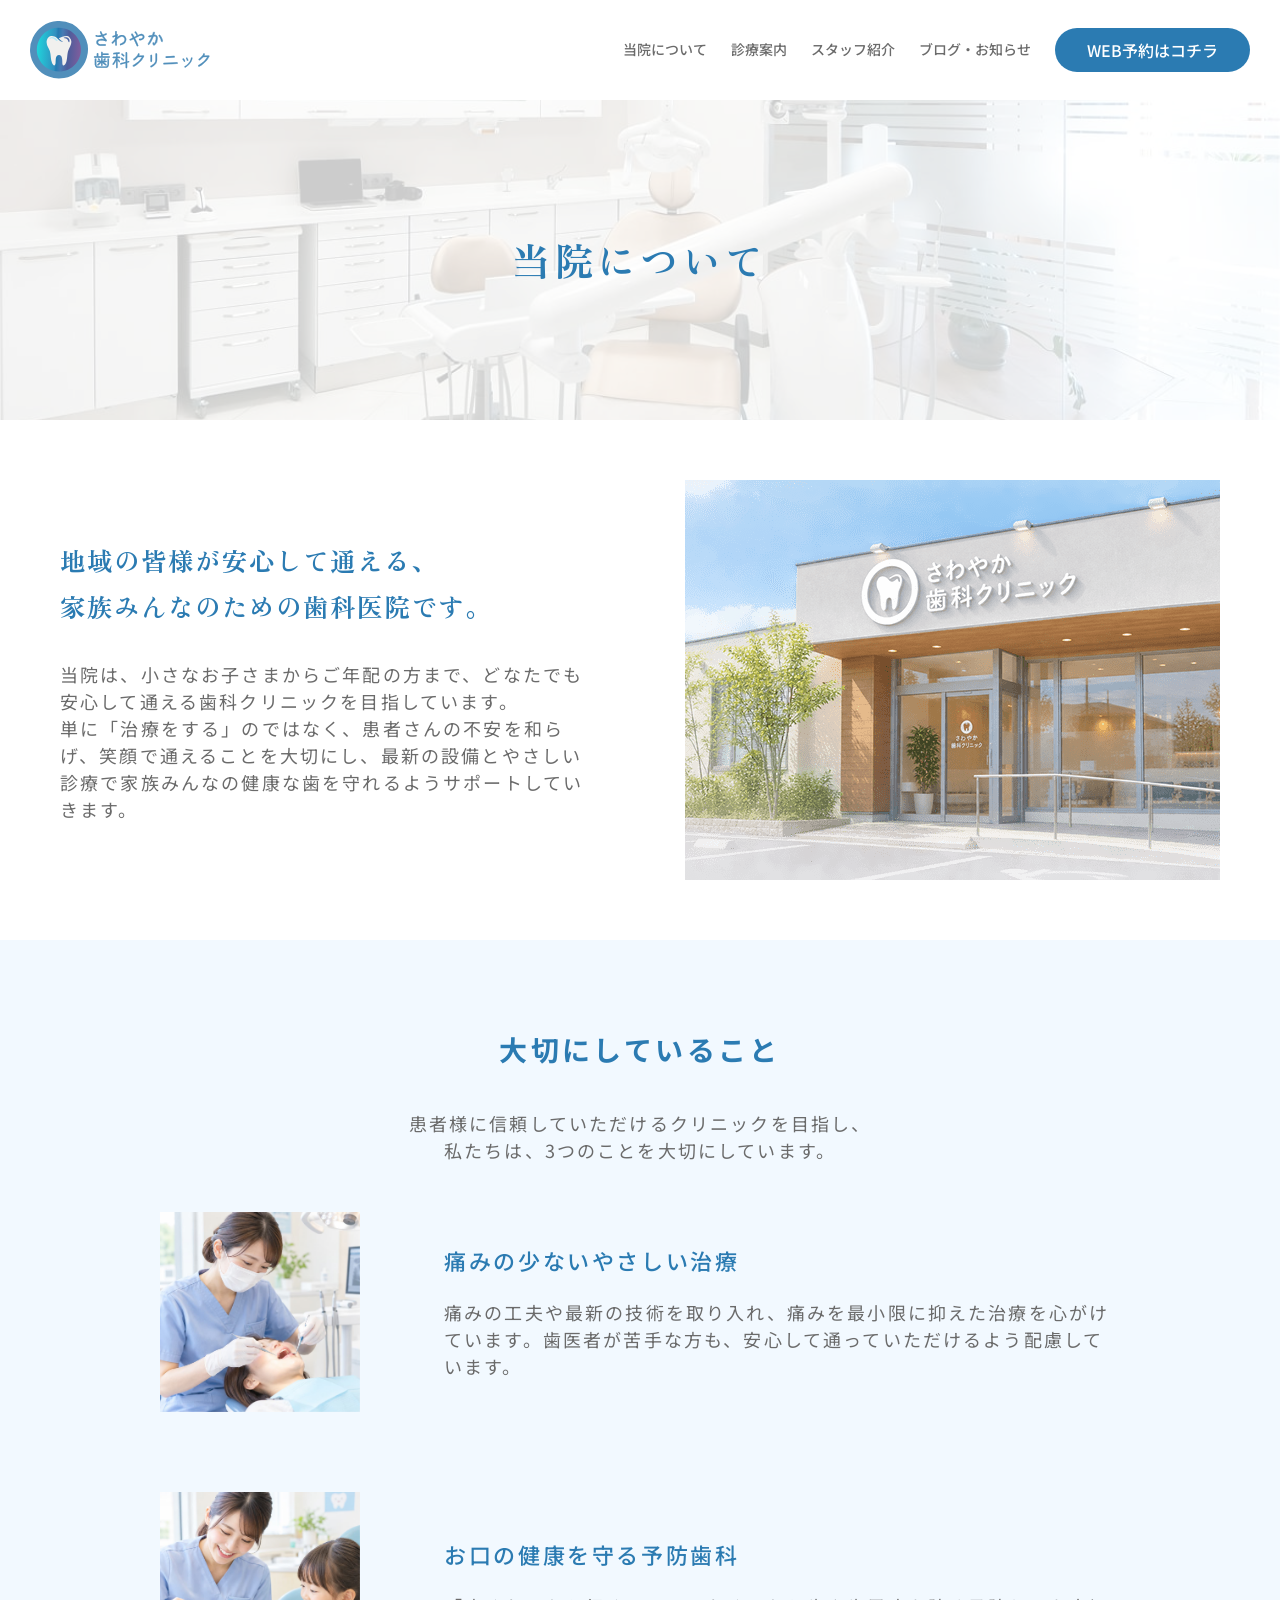
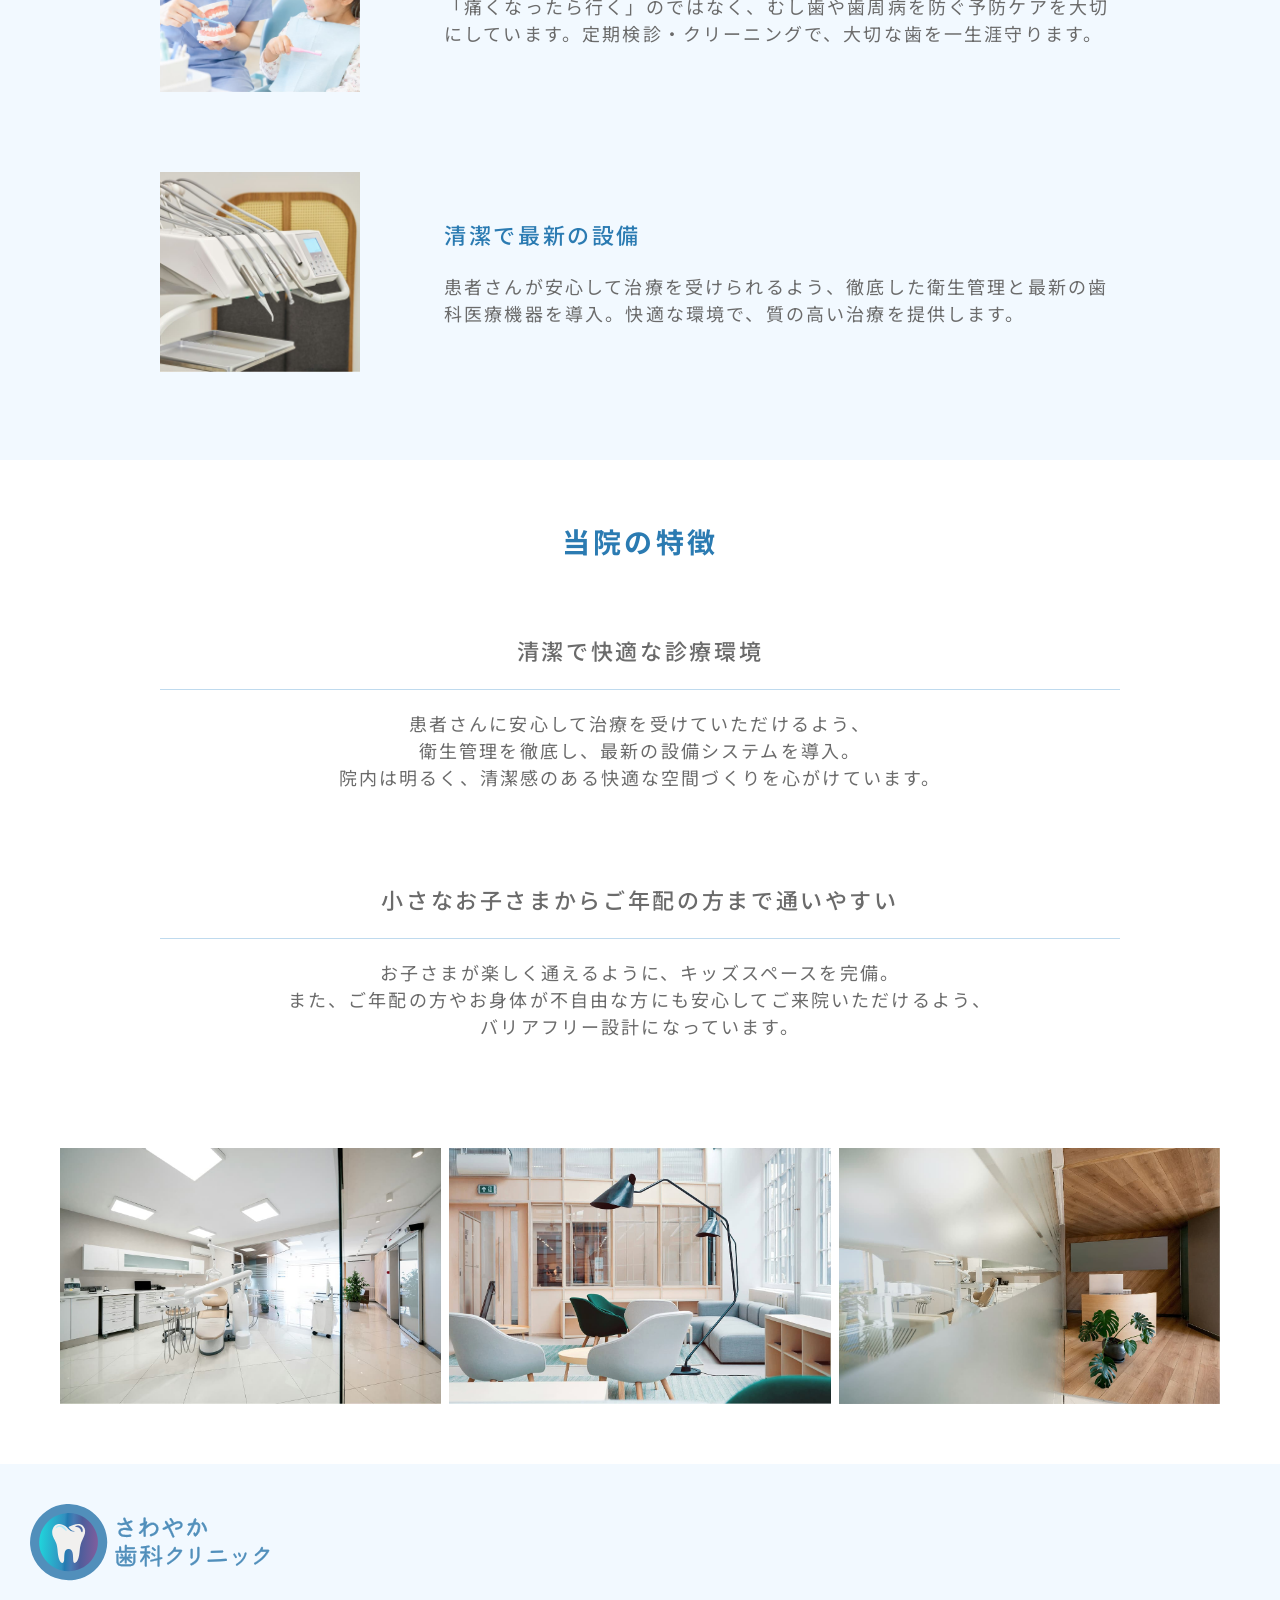
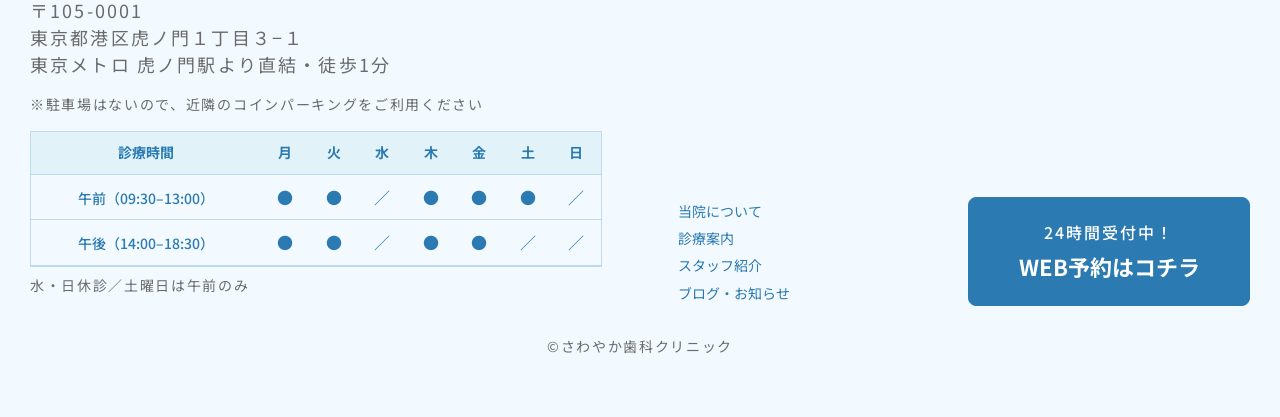
<file: about.html>
<!DOCTYPE html>
<html lang="ja">

<head>
  <title>さわやか歯科クリニックについて</title>
  <meta charset="UTF-8">
  <meta name="description" content="地域の皆様が安心して通える、家族みんなのための歯科医院です。診療案内、診療時間やウェブ予約はこちらから。">
  <meta name="viewport" content="width=device-width, initial-scale=1.0">
  <link rel="stylesheet" href="CSS/reset.css">
  <link rel="stylesheet" href="CSS/common.css">
  <link rel="stylesheet" href="CSS/header.css">
  <link rel="stylesheet" href="CSS/about.css">
  <link rel="stylesheet" href="CSS/footer.css">
  <link rel="preconnect" href="https://fonts.googleapis.com">
  <link rel="preconnect" href="https://fonts.gstatic.com" crossorigin>
  <link
    href="https://fonts.googleapis.com/css2?family=Inter:wght@400;500;700&amp;family=Noto+Sans+JP:wght@400;500;700&amp;family=Zen+Old+Mincho:wght@400;600;700&amp;display=swap"
    rel="stylesheet">
</head>

<body>
  <div class="container">

    <header class="header">
      <h1 class="header_logo">
        <a href="index.html"><img src="images/logo.svg" alt="さわやか歯科クリニック" width="248" height="80" ></a>
      </h1>
      <div class="header_nav">
        <ul>
          <li class="nav"><a href="about.html">当院について</a></li>
          <li class="nav"><a href="services.html">診療案内</a></li>
          <li class="nav"><a href="staff.html">スタッフ紹介</a></li>
          <li class="nav"><a href="information.html">ブログ・お知らせ</a></li>
          <li class="nav"><a href="webbooking.html">WEB予約はコチラ</a></li>
        </ul>
      </div>
    </header>

    <main class="about">
      <figure class="page_title">
        <img src="images/home_fv.jpg" alt="治療台" width="1223" height="872" >
        <figcaption class="page_title_text">当院について</figcaption>
      </figure>

      <div class="section">
        <div class="concept_container">
          <div class="concept_text">
            <h2 class="concept_h2">地域の皆様が安心して通える、<br>家族みんなのための歯科医院です。</h2>
            <p class="default_p">
              当院は、小さなお子さまからご年配の方まで、どなたでも安心して通える歯科クリニックを目指しています。<br>単に「治療をする」のではなく、患者さんの不安を和らげ、笑顔で通えることを大切にし、最新の設備とやさしい診療で家族みんなの健康な歯を守れるようサポートしていきます。
            </p>
          </div>
          <figure class="concept_image">
            <img src="images/concept_01.png" alt="クリニック外観" width="550" height="400" loading="lazy" decoding="async">
          </figure>
        </div>
      </div>

      <section class="commitment_section">
        <div class="commitment_container">
          <h2 class="default_h2">大切にしていること</h2>
          <p class="commitment_lead default_p">
            患者様に信頼していただけるクリニックを目指し、<br>
            私たちは、3つのことを大切にしています。
          </p>

          <div class="commitment_list">
            <article class="commitment_item">
              <figure class="commitment_image">
                <img src="images/about_01.jpg" alt="患者様にやさしく治療を行う歯科医師" width="941" height="941" loading="lazy" decoding="async">
              </figure>
              <div class="commitment_text">
                <h3 class="default_h3">痛みの少ないやさしい治療</h3>
                <p class="default_p">痛みの工夫や最新の技術を取り入れ、痛みを最小限に抑えた治療を心がけています。歯医者が苦手な方も、安心して通っていただけるよう配慮しています。</p>
              </div>
            </article>

            <article class="commitment_item">
              <figure class="commitment_image">
                <img src="images/about_02.jpg" alt="子どもへの歯磨き指導" width="941" height="941" loading="lazy" decoding="async">
              </figure>
              <div class="commitment_text">
                <h3 class="default_h3">お口の健康を守る予防歯科</h3>
                <p class="default_p">「痛くなったら行く」のではなく、むし歯や歯周病を防ぐ予防ケアを大切にしています。定期検診・クリーニングで、大切な歯を一生涯守ります。</p>
              </div>
            </article>

            <article class="commitment_item">
              <figure class="commitment_image">
                <img src="images/service_01.jpg" alt="清潔に管理された歯科医療機器" width="816" height="816" loading="lazy" decoding="async">
              </figure>
              <div class="commitment_text">
                <h3 class="default_h3">清潔で最新の設備</h3>
                <p class="default_p">患者さんが安心して治療を受けられるよう、徹底した衛生管理と最新の歯科医療機器を導入。快適な環境で、質の高い治療を提供します。</p>
              </div>
            </article>
          </div>
        </div>
      </section>

      <section class="section">
        <div class="features_container">
          <h2 class="default_h2">当院の特徴</h2>

          <div class="features_list">
            <article class="features_item">
              <h3 class="default_h3">清潔で快適な診療環境</h3>
              <p class="default_p">
                患者さんに安心して治療を受けていただけるよう、<br>
                衛生管理を徹底し、最新の設備システムを導入。<br>
                院内は明るく、清潔感のある快適な空間づくりを心がけています。
              </p>
            </article>

            <article class="features_item">
              <h3 class="default_h3">小さなお子さまからご年配の方まで通いやすい</h3>
              <p class="default_p">
                お子さまが楽しく通えるように、キッズスペースを完備。<br>
                また、ご年配の方やお身体が不自由な方にも安心してご来院いただけるよう、<br>
                バリアフリー設計になっています。
              </p>
            </article>
          </div>
        </div>

        <div class="features_gallery">
          <figure><img src="images/about_03.jpg" alt="明るく清潔な診療室" width="1223" height="816" loading="lazy" decoding="async"></figure>
          <figure><img src="images/about_04.jpg" alt="開放的な待合ロビー" width="1223" height="816" loading="lazy" decoding="async"></figure>
          <figure><img src="images/about_05.jpg" alt="木目を取り入れた受付" width="1223" height="821" loading="lazy" decoding="async"></figure>
        </div>
      </section>
    </main>

    <footer class="footer">
      <div class="footer_container">
        <div class="footer_left">
          <div class="footer_logo">
            <a href="index.html"><img src="images/logo.svg" alt="さわやか歯科クリニック" width="248" height="80" ></a>
          </div>
          <div class="footer_address">
            <p class="default_p">
              〒105-0001<br>
              東京都港区虎ノ門１丁目３−１<br>
              東京メトロ 虎ノ門駅より直結・徒歩1分</p>
            <p class="default_caption">※駐車場はないので、近隣のコインパーキングをご利用ください</p>
          </div>
          <div class="footer_table">
            <table class="hours_table">
              <thead>
                <tr>
                  <th scope="col">診療時間</th>
                  <th scope="col">月</th>
                  <th scope="col">火</th>
                  <th scope="col">水</th>
                  <th scope="col">木</th>
                  <th scope="col">金</th>
                  <th scope="col">土</th>
                  <th scope="col">日</th>
                </tr>
              </thead>
              <tbody>
                <tr>
                  <th scope="row">午前（09:30–13:00）</th>
                  <td>●</td>
                  <td>●</td>
                  <td>／</td>
                  <td>●</td>
                  <td>●</td>
                  <td>●</td>
                  <td>／</td>
                </tr>
                <tr>
                  <th scope="row">午後（14:00–18:30）</th>
                  <td>●</td>
                  <td>●</td>
                  <td>／</td>
                  <td>●</td>
                  <td>●</td>
                  <td>／</td>
                  <td>／</td>
                </tr>
              </tbody>
            </table>
          </div>
          <p class="default_caption">水・日休診／土曜日は午前のみ</p>
        </div>
        <div class="footer_right">
          <div class="access_map">
            <iframe
              src="https://www.google.com/maps/embed?pb=!1m18!1m12!1m3!1d3241.2845092152347!2d139.74706097506015!3d35.66999593059234!2m3!1f0!2f0!3f0!3m2!1i1024!2i768!4f13.1!3m3!1m2!1s0x60188b927c298fb3%3A0xea0b60b137153378!2z44CSMTA1LTAwMDEgVG9reW8sIE1pbmF0byBDaXR5LCBUb3Jhbm9tb24sIDEtY2jFjW1l4oiSMyDjgrDjg63jg7zjg5Djg6vjgrnjgq_jgqjjgqI!5e0!3m2!1sen!2sjp!4v1790082418079!5m2!1sen!2sjp"
              width="380" height="220" title="クリニックのアクセスマップ" style="border: 0;" loading="lazy" allowfullscreen
              referrerpolicy="strict-origin-when-cross-origin">
            </iframe>
          </div>
          <div class="footer_nav">
            <div class="nav">
              <ul>
                <li class="nav"><a href="about.html">当院について</a></li>
                <li class="nav"><a href="services.html">診療案内</a></li>
                <li class="nav"><a href="staff.html">スタッフ紹介</a></li>
                <li class="nav"><a href="information.html">ブログ・お知らせ</a></li>
              </ul>
              <div class="page_button">
                <a href="webbooking.html" class="button_link booking_button">
                  <span class="booking_button_caption">24時間受付中！</span>
                  <span class="booking_button_label">WEB予約はコチラ</span>
                </a>
              </div>
            </div>
          </div>
        </div>
      </div>
      <div class="copyright">
        <p class="default_caption">&copy;さわやか歯科クリニック</p>
      </div>
    </footer>
  </div>
</body>

</html>
</file>
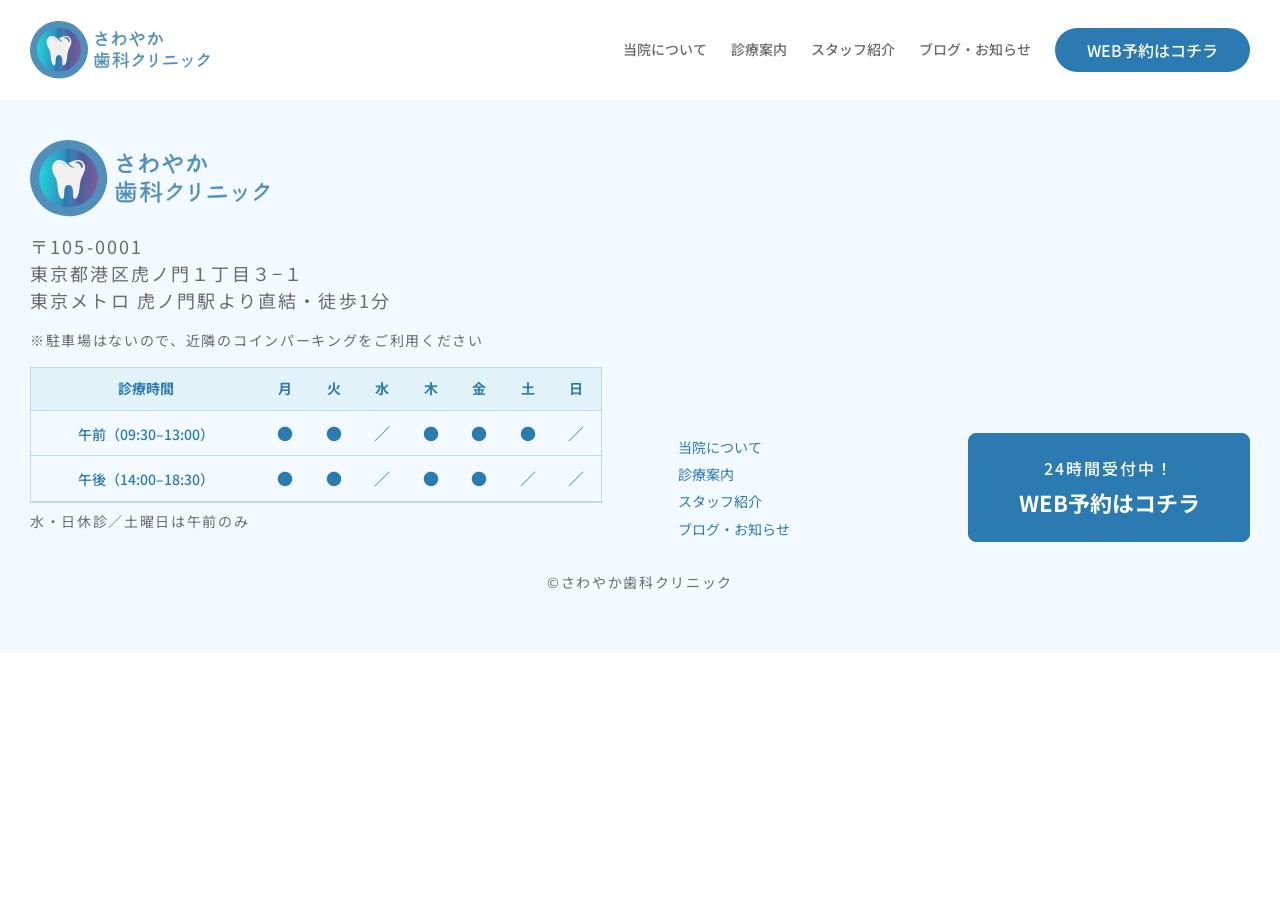
<file: information.html>
<!DOCTYPE html>
<html lang="ja">

<head>
  <title>さわやか歯科クリニックのブログ・お知らせ</title>
  <meta charset="UTF-8">
  <meta name="description" content="地域の皆様が安心して通える、家族みんなのための歯科医院です。診療案内、診療時間やウェブ予約はこちらから。">
  <meta name="viewport" content="width=device-width, initial-scale=1.0">
  <link rel="stylesheet" href="CSS/reset.css">
  <link rel="stylesheet" href="CSS/common.css">
  <link rel="stylesheet" href="CSS/header.css">
  <link rel="stylesheet" href="CSS/footer.css">
  <link rel="preconnect" href="https://fonts.googleapis.com">
  <link rel="preconnect" href="https://fonts.gstatic.com" crossorigin>
  <link
    href="https://fonts.googleapis.com/css2?family=Inter:wght@400;500;700&amp;family=Noto+Sans+JP:wght@400;500;700&amp;family=Zen+Old+Mincho:wght@400;600;700&amp;display=swap"
    rel="stylesheet">
</head>

<body>
  <div class="container">

    <header class="header">
      <h1 class="header_logo">
        <a href="index.html"><img src="images/logo.svg" alt="さわやか歯科クリニック" width="248" height="80" ></a>
      </h1>
      <div class="header_nav">
        <ul>
          <li class="nav"><a href="about.html">当院について</a></li>
          <li class="nav"><a href="services.html">診療案内</a></li>
          <li class="nav"><a href="staff.html">スタッフ紹介</a></li>
          <li class="nav"><a href="information.html">ブログ・お知らせ</a></li>
          <li class="nav"><a href="webbooking.html">WEB予約はコチラ</a></li>
        </ul>
      </div>
    </header>

    <main>
    </main>

    <footer class="footer">
      <div class="footer_container">
        <div class="footer_left">
          <div class="footer_logo">
            <a href="index.html"><img src="images/logo.svg" alt="さわやか歯科クリニック" width="248" height="80" ></a>
          </div>
          <div class="footer_address">
            <p class="default_p">
              〒105-0001<br>
              東京都港区虎ノ門１丁目３−１<br>
              東京メトロ 虎ノ門駅より直結・徒歩1分</p>
            <p class="default_caption">※駐車場はないので、近隣のコインパーキングをご利用ください</p>
          </div>
          <div class="footer_table">
            <table class="hours_table">
              <thead>
                <tr>
                  <th scope="col">診療時間</th>
                  <th scope="col">月</th>
                  <th scope="col">火</th>
                  <th scope="col">水</th>
                  <th scope="col">木</th>
                  <th scope="col">金</th>
                  <th scope="col">土</th>
                  <th scope="col">日</th>
                </tr>
              </thead>
              <tbody>
                <tr>
                  <th scope="row">午前（09:30–13:00）</th>
                  <td>●</td>
                  <td>●</td>
                  <td>／</td>
                  <td>●</td>
                  <td>●</td>
                  <td>●</td>
                  <td>／</td>
                </tr>
                <tr>
                  <th scope="row">午後（14:00–18:30）</th>
                  <td>●</td>
                  <td>●</td>
                  <td>／</td>
                  <td>●</td>
                  <td>●</td>
                  <td>／</td>
                  <td>／</td>
                </tr>
              </tbody>
            </table>
          </div>
          <p class="default_caption">水・日休診／土曜日は午前のみ</p>
        </div>
        <div class="footer_right">
          <div class="access_map">
            <iframe
              src="https://www.google.com/maps/embed?pb=!1m18!1m12!1m3!1d3241.2845092152347!2d139.74706097506015!3d35.66999593059234!2m3!1f0!2f0!3f0!3m2!1i1024!2i768!4f13.1!3m3!1m2!1s0x60188b927c298fb3%3A0xea0b60b137153378!2z44CSMTA1LTAwMDEgVG9reW8sIE1pbmF0byBDaXR5LCBUb3Jhbm9tb24sIDEtY2jFjW1l4oiSMyDjgrDjg63jg7zjg5Djg6vjgrnjgq_jgqjjgqI!5e0!3m2!1sen!2sjp!4v1790082418079!5m2!1sen!2sjp"
              width="380" height="220" title="クリニックのアクセスマップ" style="border: 0;" loading="lazy" allowfullscreen
              referrerpolicy="strict-origin-when-cross-origin">
            </iframe>
          </div>
          <div class="footer_nav">
            <div class="nav">
              <ul>
                <li class="nav"><a href="about.html">当院について</a></li>
                <li class="nav"><a href="services.html">診療案内</a></li>
                <li class="nav"><a href="staff.html">スタッフ紹介</a></li>
                <li class="nav"><a href="information.html">ブログ・お知らせ</a></li>
              </ul>
              <div class="page_button">
                <a href="webbooking.html" class="button_link booking_button">
                  <span class="booking_button_caption">24時間受付中！</span>
                  <span class="booking_button_label">WEB予約はコチラ</span>
                </a>
              </div>
            </div>
          </div>
        </div>
      </div>
      <div class="copyright">
        <p class="default_caption">&copy;さわやか歯科クリニック</p>
      </div>
    </footer>
  </div>
</body>

</html>

  </div>
</body>
</file>
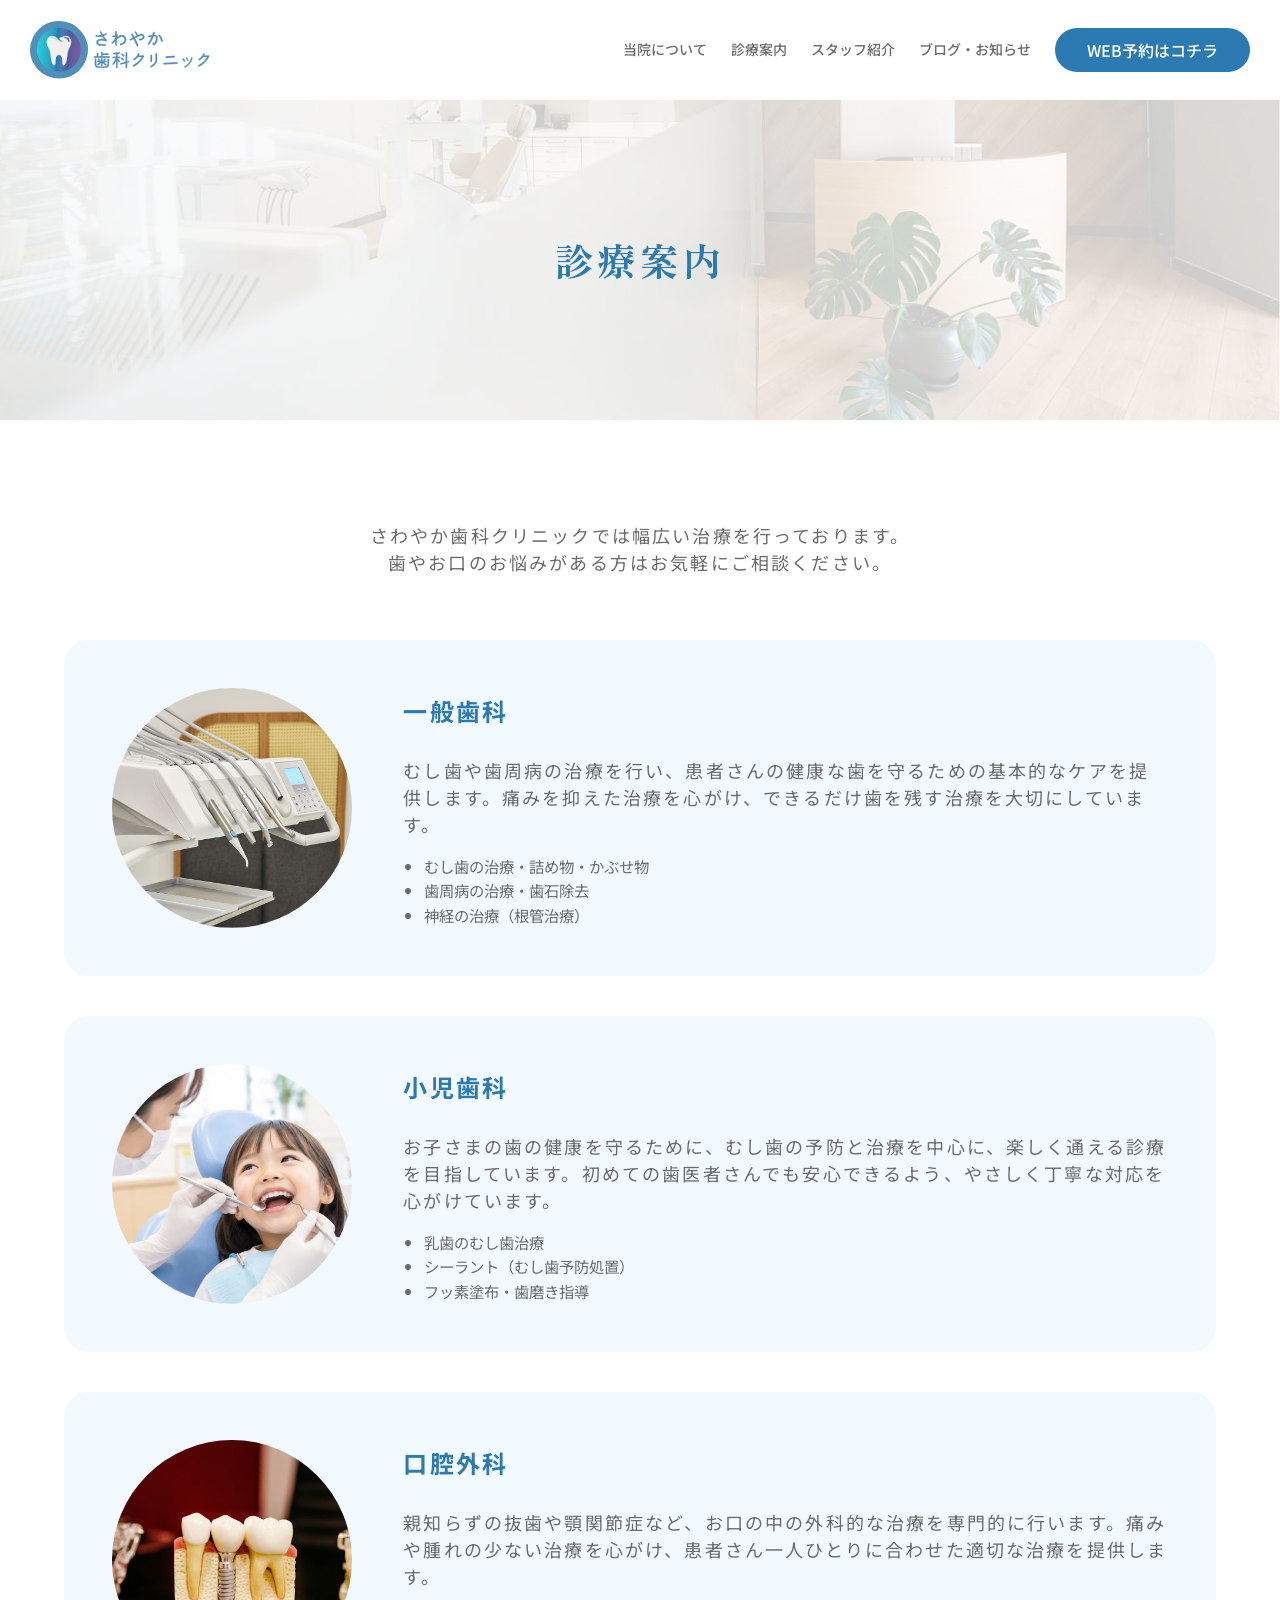
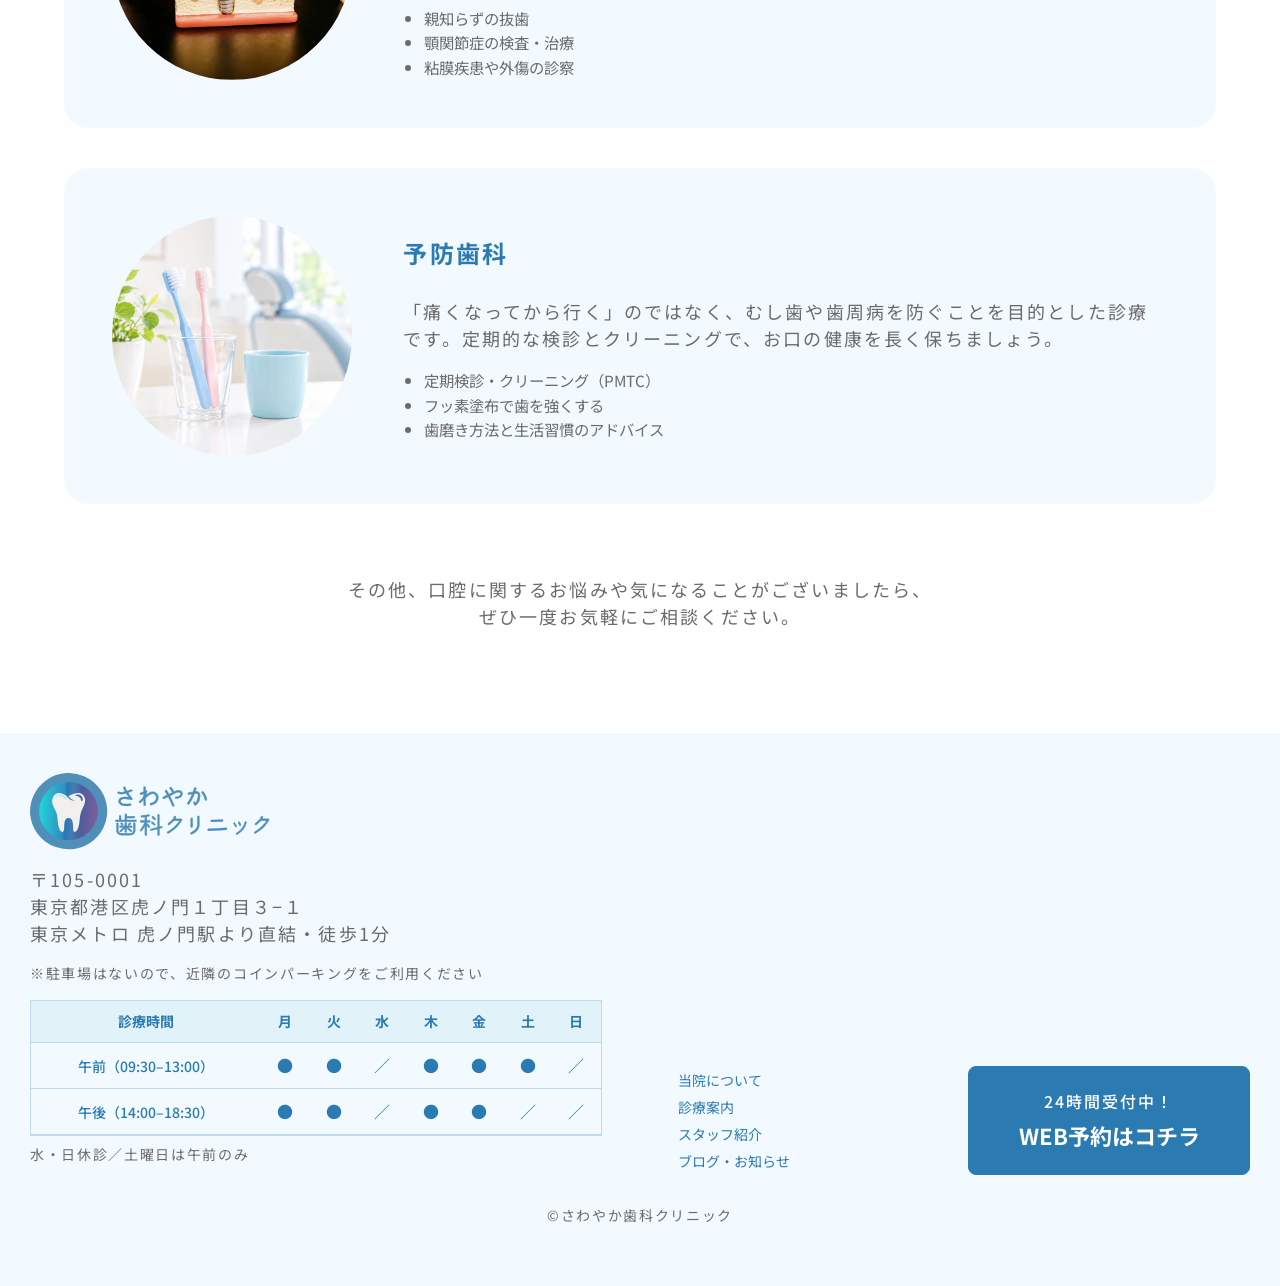
<file: services.html>
<!DOCTYPE html>
<html lang="ja">

<head>
  <title>さわやか歯科クリニックの診療案内</title>
  <meta charset="UTF-8">
  <meta name="description" content="地域の皆様が安心して通える、家族みんなのための歯科医院です。診療案内、診療時間やウェブ予約はこちらから。">
  <meta name="viewport" content="width=device-width, initial-scale=1.0">
  <link rel="stylesheet" href="CSS/reset.css">
  <link rel="stylesheet" href="CSS/common.css">
  <link rel="stylesheet" href="CSS/header.css">
  <link rel="stylesheet" href="CSS/services.css">
  <link rel="stylesheet" href="CSS/footer.css">
  <link rel="preconnect" href="https://fonts.googleapis.com">
  <link rel="preconnect" href="https://fonts.gstatic.com" crossorigin>
  <link
    href="https://fonts.googleapis.com/css2?family=Inter:wght@400;500;700&amp;family=Noto+Sans+JP:wght@400;500;700&amp;family=Zen+Old+Mincho:wght@400;600;700&amp;display=swap"
    rel="stylesheet">
</head>

<body>
  <div class="container">

    <header class="header">
      <h1 class="header_logo">
        <a href="index.html"><img src="images/logo.svg" alt="さわやか歯科クリニック" width="248" height="80" ></a>
      </h1>
      <div class="header_nav">
        <ul>
          <li class="nav"><a href="about.html">当院について</a></li>
          <li class="nav"><a href="services.html">診療案内</a></li>
          <li class="nav"><a href="staff.html">スタッフ紹介</a></li>
          <li class="nav"><a href="information.html">ブログ・お知らせ</a></li>
          <li class="nav"><a href="webbooking.html">WEB予約はコチラ</a></li>
        </ul>
      </div>
    </header>

    <main class="service">
      <figure class="page_title">
        <img src="images/about_05.jpg" alt="治療台" width="1223" height="821" >
        <figcaption class="page_title_text">診療案内</figcaption>
      </figure>

      <section class="service_section">
        <div class="service_container">
          <p class="service_lead default_p">
            さわやか歯科クリニックでは幅広い治療を行っております。<br>
            歯やお口のお悩みがある方はお気軽にご相談ください。
          </p>

          <div class="service_list">
            <article class="service_item">
              <figure class="service_image">
                <img src="images/service_01.jpg" alt="一般歯科で使用する医療機器" width="816" height="816" loading="lazy" decoding="async">
              </figure>
              <div class="service_text">
                <h2>一般歯科</h2>
                <p class="default_p">むし歯や歯周病の治療を行い、患者さんの健康な歯を守るための基本的なケアを提供します。痛みを抑えた治療を心がけ、できるだけ歯を残す治療を大切にしています。</p>
                <ul>
                  <li>むし歯の治療・詰め物・かぶせ物</li>
                  <li>歯周病の治療・歯石除去</li>
                  <li>神経の治療（根管治療）</li>
                </ul>
              </div>
            </article>

            <article class="service_item">
              <figure class="service_image">
                <img src="images/service_02.jpg" alt="子どもの歯科治療" width="816" height="816" loading="lazy" decoding="async">
              </figure>
              <div class="service_text">
                <h2>小児歯科</h2>
                <p class="default_p">お子さまの歯の健康を守るために、むし歯の予防と治療を中心に、楽しく通える診療を目指しています。初めての歯医者さんでも安心できるよう、やさしく丁寧な対応を心がけています。</p>
                <ul>
                  <li>乳歯のむし歯治療</li>
                  <li>シーラント（むし歯予防処置）</li>
                  <li>フッ素塗布・歯磨き指導</li>
                </ul>
              </div>
            </article>

            <article class="service_item">
              <figure class="service_image">
                <img src="images/service_03.jpg" alt="歯と顎の模型" width="816" height="816" loading="lazy" decoding="async">
              </figure>
              <div class="service_text">
                <h2>口腔外科</h2>
                <p class="default_p">親知らずの抜歯や顎関節症など、お口の中の外科的な治療を専門的に行います。痛みや腫れの少ない治療を心がけ、患者さん一人ひとりに合わせた適切な治療を提供します。</p>
                <ul>
                  <li>親知らずの抜歯</li>
                  <li>顎関節症の検査・治療</li>
                  <li>粘膜疾患や外傷の診察</li>
                </ul>
              </div>
            </article>

            <article class="service_item">
              <figure class="service_image">
                <img src="images/service_04.jpg" alt="予防歯科で使用する歯ブラシ" width="816" height="816" loading="lazy" decoding="async">
              </figure>
              <div class="service_text">
                <h2>予防歯科</h2>
                <p class="default_p">「痛くなってから行く」のではなく、むし歯や歯周病を防ぐことを目的とした診療です。定期的な検診とクリーニングで、お口の健康を長く保ちましょう。</p>
                <ul>
                  <li>定期検診・クリーニング（PMTC）</li>
                  <li>フッ素塗布で歯を強くする</li>
                  <li>歯磨き方法と生活習慣のアドバイス</li>
                </ul>
              </div>
            </article>
          </div>

          <p class="service_note default_p">
            その他、口腔に関するお悩みや気になることがございましたら、<br>
            ぜひ一度お気軽にご相談ください。
          </p>
        </div>
      </section>

    </main>

    <footer class="footer">
      <div class="footer_container">
        <div class="footer_left">
          <div class="footer_logo">
            <a href="index.html"><img src="images/logo.svg" alt="さわやか歯科クリニック" width="248" height="80" ></a>
          </div>
          <div class="footer_address">
            <p class="default_p">
              〒105-0001<br>
              東京都港区虎ノ門１丁目３−１<br>
              東京メトロ 虎ノ門駅より直結・徒歩1分</p>
            <p class="default_caption">※駐車場はないので、近隣のコインパーキングをご利用ください</p>
          </div>
          <div class="footer_table">
            <table class="hours_table">
              <thead>
                <tr>
                  <th scope="col">診療時間</th>
                  <th scope="col">月</th>
                  <th scope="col">火</th>
                  <th scope="col">水</th>
                  <th scope="col">木</th>
                  <th scope="col">金</th>
                  <th scope="col">土</th>
                  <th scope="col">日</th>
                </tr>
              </thead>
              <tbody>
                <tr>
                  <th scope="row">午前（09:30–13:00）</th>
                  <td>●</td>
                  <td>●</td>
                  <td>／</td>
                  <td>●</td>
                  <td>●</td>
                  <td>●</td>
                  <td>／</td>
                </tr>
                <tr>
                  <th scope="row">午後（14:00–18:30）</th>
                  <td>●</td>
                  <td>●</td>
                  <td>／</td>
                  <td>●</td>
                  <td>●</td>
                  <td>／</td>
                  <td>／</td>
                </tr>
              </tbody>
            </table>
          </div>
          <p class="default_caption">水・日休診／土曜日は午前のみ</p>
        </div>
        <div class="footer_right">
          <div class="access_map">
            <iframe
              src="https://www.google.com/maps/embed?pb=!1m18!1m12!1m3!1d3241.2845092152347!2d139.74706097506015!3d35.66999593059234!2m3!1f0!2f0!3f0!3m2!1i1024!2i768!4f13.1!3m3!1m2!1s0x60188b927c298fb3%3A0xea0b60b137153378!2z44CSMTA1LTAwMDEgVG9reW8sIE1pbmF0byBDaXR5LCBUb3Jhbm9tb24sIDEtY2jFjW1l4oiSMyDjgrDjg63jg7zjg5Djg6vjgrnjgq_jgqjjgqI!5e0!3m2!1sen!2sjp!4v1790082418079!5m2!1sen!2sjp"
              width="380" height="220" title="クリニックのアクセスマップ" style="border: 0;" loading="lazy" allowfullscreen
              referrerpolicy="strict-origin-when-cross-origin">
            </iframe>
          </div>
          <div class="footer_nav">
            <div class="nav">
              <ul>
                <li class="nav"><a href="about.html">当院について</a></li>
                <li class="nav"><a href="services.html">診療案内</a></li>
                <li class="nav"><a href="staff.html">スタッフ紹介</a></li>
                <li class="nav"><a href="information.html">ブログ・お知らせ</a></li>
              </ul>
              <div class="page_button">
                <a href="webbooking.html" class="button_link booking_button">
                  <span class="booking_button_caption">24時間受付中！</span>
                  <span class="booking_button_label">WEB予約はコチラ</span>
                </a>
              </div>
            </div>
          </div>
        </div>
      </div>
      <div class="copyright">
        <p class="default_caption">&copy;さわやか歯科クリニック</p>
      </div>
    </footer>
  </div>
</body>

</html>
</file>
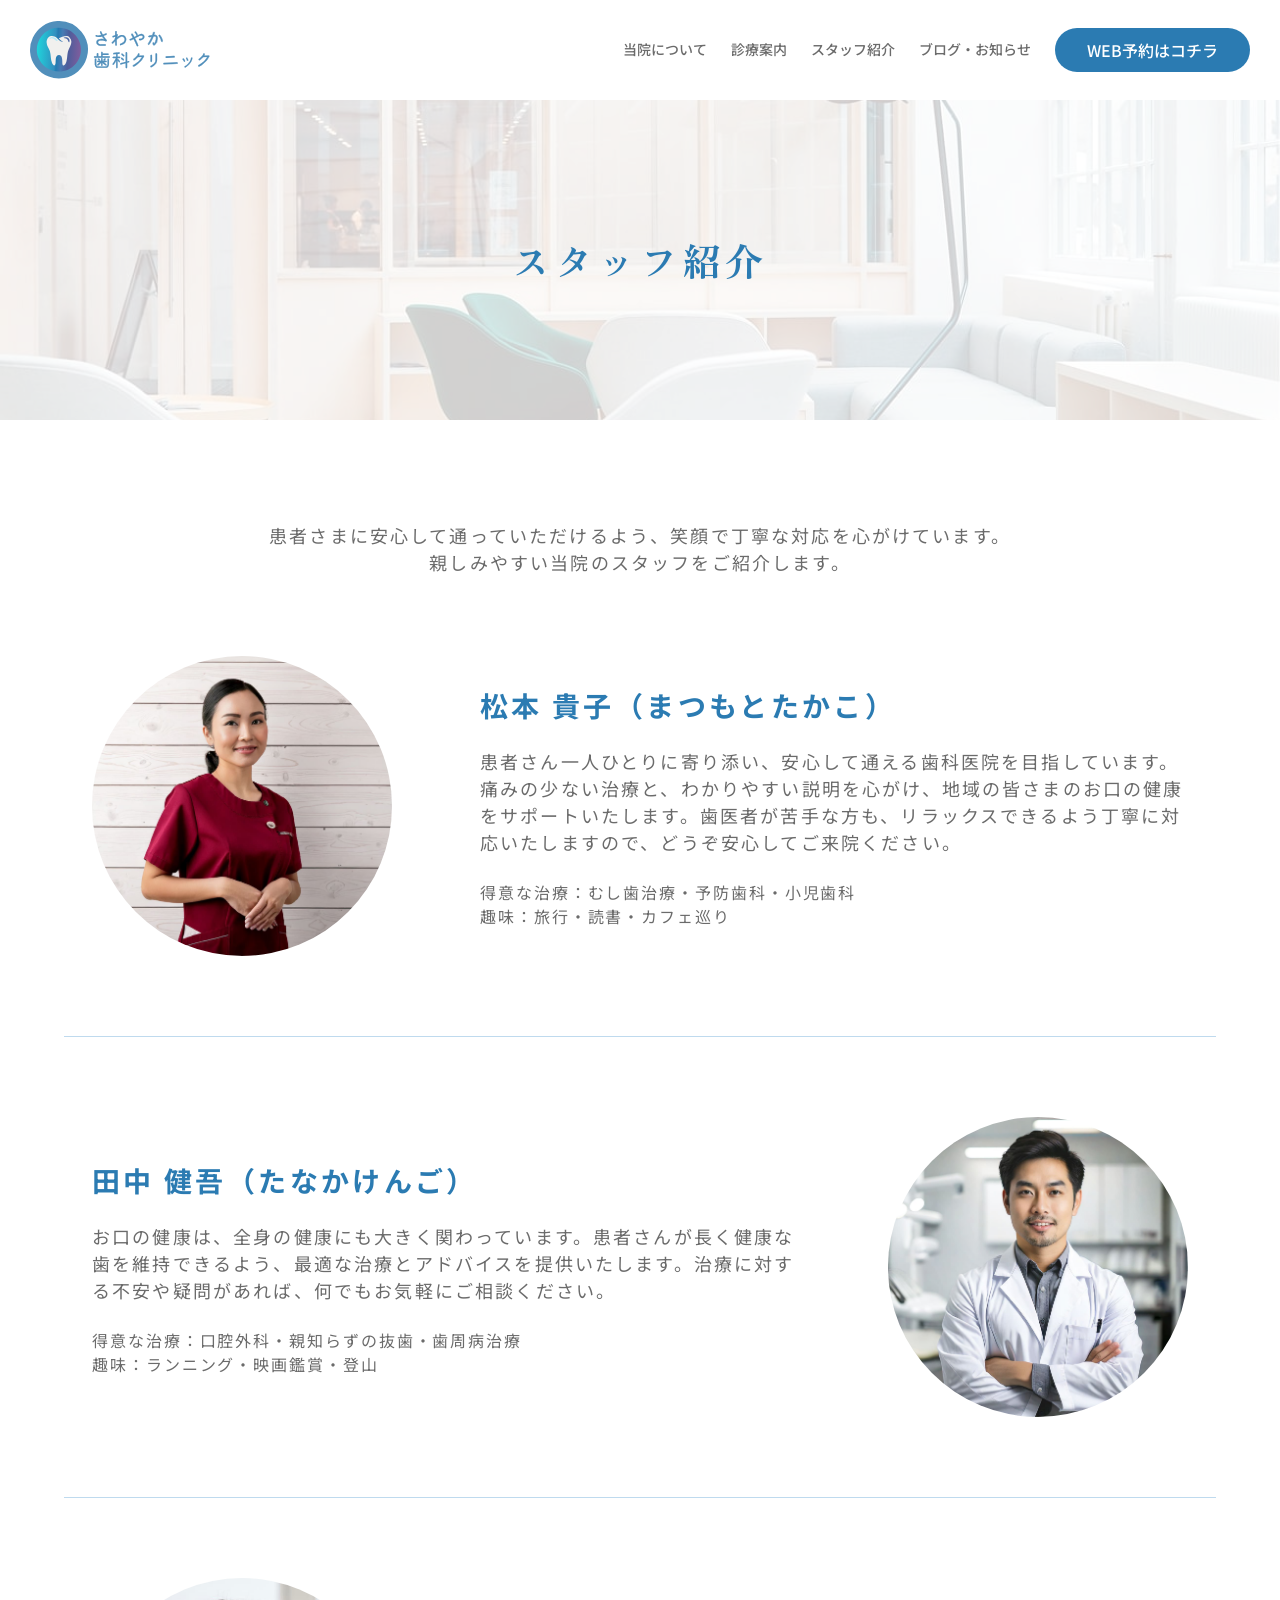
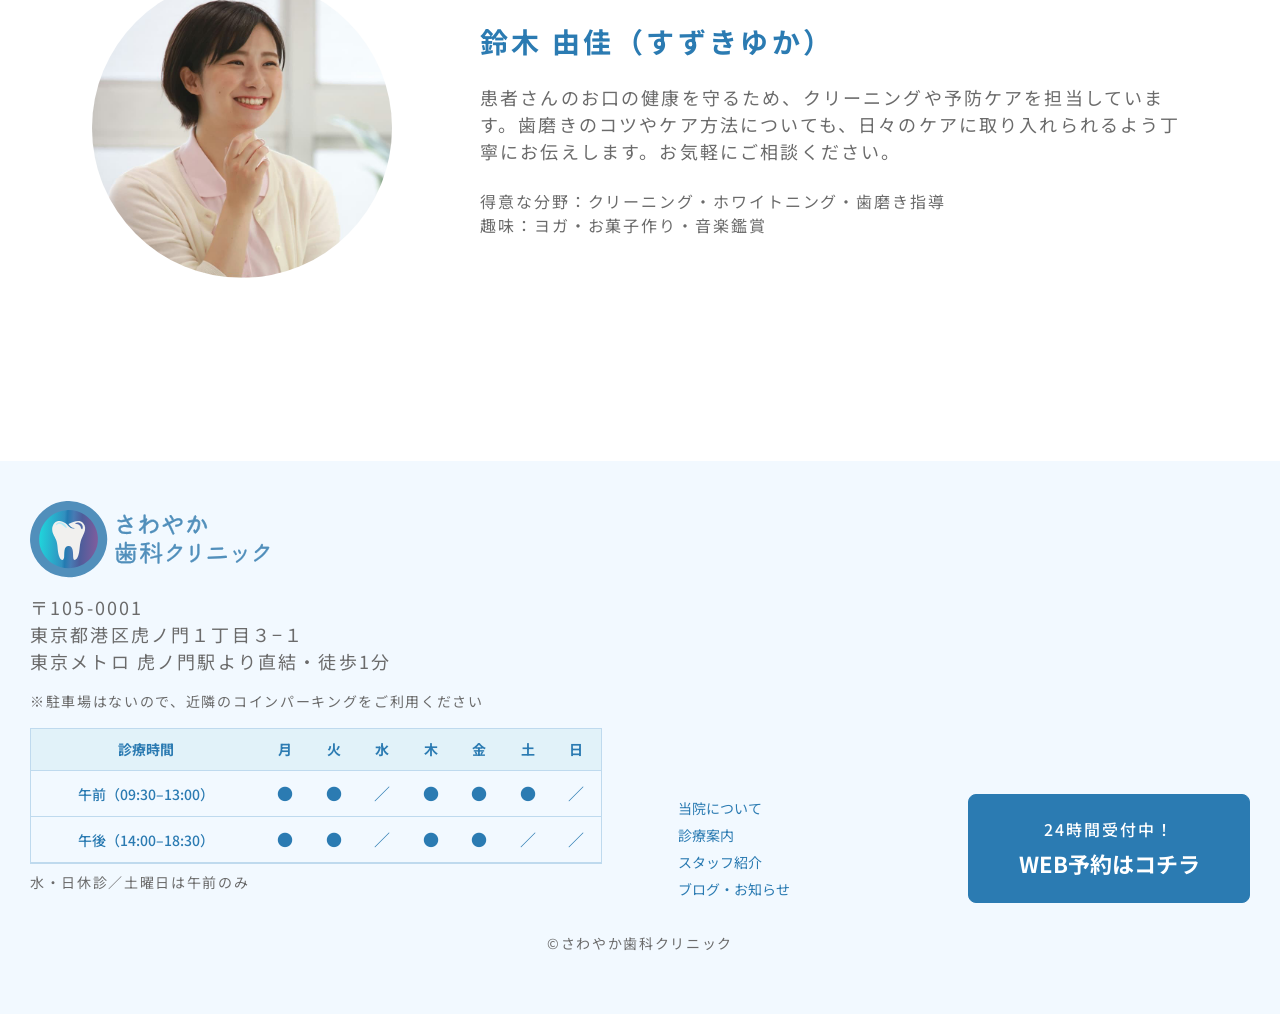
<file: staff.html>
<!DOCTYPE html>
<html lang="ja">

<head>
  <title>さわやか歯科クリニックのスタッフ紹介</title>
  <meta charset="UTF-8">
  <meta name="description" content="地域の皆様が安心して通える、家族みんなのための歯科医院です。診療案内、診療時間やウェブ予約はこちらから。">
  <meta name="viewport" content="width=device-width, initial-scale=1.0">
  <link rel="stylesheet" href="CSS/reset.css">
  <link rel="stylesheet" href="CSS/common.css">
  <link rel="stylesheet" href="CSS/header.css">
  <link rel="stylesheet" href="CSS/staff.css">
  <link rel="stylesheet" href="CSS/footer.css">
  <link rel="preconnect" href="https://fonts.googleapis.com">
  <link rel="preconnect" href="https://fonts.gstatic.com" crossorigin>
  <link
    href="https://fonts.googleapis.com/css2?family=Inter:wght@400;500;700&amp;family=Noto+Sans+JP:wght@400;500;700&amp;family=Zen+Old+Mincho:wght@400;600;700&amp;display=swap"
    rel="stylesheet">
</head>

<body>
  <div class="container">

    <header class="header">
      <h1 class="header_logo">
        <a href="index.html"><img src="images/logo.svg" alt="さわやか歯科クリニック" width="248" height="80" ></a>
      </h1>
      <div class="header_nav">
        <ul>
          <li class="nav"><a href="about.html">当院について</a></li>
          <li class="nav"><a href="services.html">診療案内</a></li>
          <li class="nav"><a href="staff.html">スタッフ紹介</a></li>
          <li class="nav"><a href="information.html">ブログ・お知らせ</a></li>
          <li class="nav"><a href="webbooking.html">WEB予約はコチラ</a></li>
        </ul>
      </div>
    </header>

    <main class="staff">
      <figure class="page_title">
        <img src="images/about_04.jpg" alt="明るく開放的な待合室" width="1223" height="816">
        <figcaption class="page_title_text">スタッフ紹介</figcaption>
      </figure>

      <section class="staff_section">
        <div class="staff_container">
          <p class="staff_lead default_p">
            患者さまに安心して通っていただけるよう、笑顔で丁寧な対応を心がけています。<br>
            親しみやすい当院のスタッフをご紹介します。
          </p>

          <div class="staff_list">
            <article class="staff_item_left">
              <figure class="staff_image">
                <img src="images/staff_01_matsumoto.jpg" alt="院長 松本貴子" width="1223" height="1223" loading="lazy" decoding="async">
              </figure>
              <div class="staff_text">
                <h2 class="default_h2">松本 貴子（まつもとたかこ）</h2>
                <p class="default_p">
                  患者さん一人ひとりに寄り添い、安心して通える歯科医院を目指しています。痛みの少ない治療と、わかりやすい説明を心がけ、地域の皆さまのお口の健康をサポートいたします。歯医者が苦手な方も、リラックスできるよう丁寧に対応いたしますので、どうぞ安心してご来院ください。
                </p>
                <div class="staff_profile">
                  <div><dt>得意な治療</dt><dd>むし歯治療・予防歯科・小児歯科</dd></div>
                  <div><dt>趣味</dt><dd>旅行・読書・カフェ巡り</dd></div>
                </div>
              </div>
            </article>

            <article class="staff_item_right">
              <figure class="staff_image">
                <img src="images/staff_02_tanaka.jpg" alt="歯科医師 田中健吾" width="1223" height="1223" loading="lazy" decoding="async">
              </figure>
              <div class="staff_text">
                <h2 class="default_h2">田中 健吾（たなかけんご）</h2>
                <p class="default_p">
                  お口の健康は、全身の健康にも大きく関わっています。患者さんが長く健康な歯を維持できるよう、最適な治療とアドバイスを提供いたします。治療に対する不安や疑問があれば、何でもお気軽にご相談ください。
                </p>
                <div class="staff_profile">
                  <div><dt>得意な治療</dt><dd>口腔外科・親知らずの抜歯・歯周病治療</dd></div>
                  <div><dt>趣味</dt><dd>ランニング・映画鑑賞・登山</dd></div>
                </div>
              </div>
            </article>

            <article class="staff_item_left">
              <figure class="staff_image">
                <img src="images/staff_03_suzuki.jpg" alt="歯科衛生士 鈴木由佳" width="816" height="816" loading="lazy" decoding="async">
              </figure>
              <div class="staff_text">
                <h2 class="default_h2">鈴木 由佳（すずきゆか）</h2>
                <p class="default_p">
                  患者さんのお口の健康を守るため、クリーニングや予防ケアを担当しています。歯磨きのコツやケア方法についても、日々のケアに取り入れられるよう丁寧にお伝えします。お気軽にご相談ください。
                </p>
                <div class="staff_profile">
                  <div><dt>得意な分野</dt><dd>クリーニング・ホワイトニング・歯磨き指導</dd></div>
                  <div><dt>趣味</dt><dd>ヨガ・お菓子作り・音楽鑑賞</dd></div>
                </div>
              </div>
            </article>
          </div>
        </div>
      </section>
    </main>

    <footer class="footer">
      <div class="footer_container">
        <div class="footer_left">
          <div class="footer_logo">
            <a href="index.html"><img src="images/logo.svg" alt="さわやか歯科クリニック" width="248" height="80" ></a>
          </div>
          <div class="footer_address">
            <p class="default_p">
              〒105-0001<br>
              東京都港区虎ノ門１丁目３−１<br>
              東京メトロ 虎ノ門駅より直結・徒歩1分</p>
            <p class="default_caption">※駐車場はないので、近隣のコインパーキングをご利用ください</p>
          </div>
          <div class="footer_table">
            <table class="hours_table">
              <thead>
                <tr>
                  <th scope="col">診療時間</th>
                  <th scope="col">月</th>
                  <th scope="col">火</th>
                  <th scope="col">水</th>
                  <th scope="col">木</th>
                  <th scope="col">金</th>
                  <th scope="col">土</th>
                  <th scope="col">日</th>
                </tr>
              </thead>
              <tbody>
                <tr>
                  <th scope="row">午前（09:30–13:00）</th>
                  <td>●</td>
                  <td>●</td>
                  <td>／</td>
                  <td>●</td>
                  <td>●</td>
                  <td>●</td>
                  <td>／</td>
                </tr>
                <tr>
                  <th scope="row">午後（14:00–18:30）</th>
                  <td>●</td>
                  <td>●</td>
                  <td>／</td>
                  <td>●</td>
                  <td>●</td>
                  <td>／</td>
                  <td>／</td>
                </tr>
              </tbody>
            </table>
          </div>
          <p class="default_caption">水・日休診／土曜日は午前のみ</p>
        </div>
        <div class="footer_right">
          <div class="access_map">
            <iframe
              src="https://www.google.com/maps/embed?pb=!1m18!1m12!1m3!1d3241.2845092152347!2d139.74706097506015!3d35.66999593059234!2m3!1f0!2f0!3f0!3m2!1i1024!2i768!4f13.1!3m3!1m2!1s0x60188b927c298fb3%3A0xea0b60b137153378!2z44CSMTA1LTAwMDEgVG9reW8sIE1pbmF0byBDaXR5LCBUb3Jhbm9tb24sIDEtY2jFjW1l4oiSMyDjgrDjg63jg7zjg5Djg6vjgrnjgq_jgqjjgqI!5e0!3m2!1sen!2sjp!4v1790082418079!5m2!1sen!2sjp"
              width="380" height="220" title="クリニックのアクセスマップ" style="border: 0;" loading="lazy" allowfullscreen
              referrerpolicy="strict-origin-when-cross-origin">
            </iframe>
          </div>
          <div class="footer_nav">
            <div class="nav">
              <ul>
                <li class="nav"><a href="about.html">当院について</a></li>
                <li class="nav"><a href="services.html">診療案内</a></li>
                <li class="nav"><a href="staff.html">スタッフ紹介</a></li>
                <li class="nav"><a href="information.html">ブログ・お知らせ</a></li>
              </ul>
              <div class="page_button">
                <a href="webbooking.html" class="button_link booking_button">
                  <span class="booking_button_caption">24時間受付中！</span>
                  <span class="booking_button_label">WEB予約はコチラ</span>
                </a>
              </div>
            </div>
          </div>
        </div>
      </div>
      <div class="copyright">
        <p class="default_caption">&copy;さわやか歯科クリニック</p>
      </div>
    </footer>
  </div>
</body>

</html>
</file>
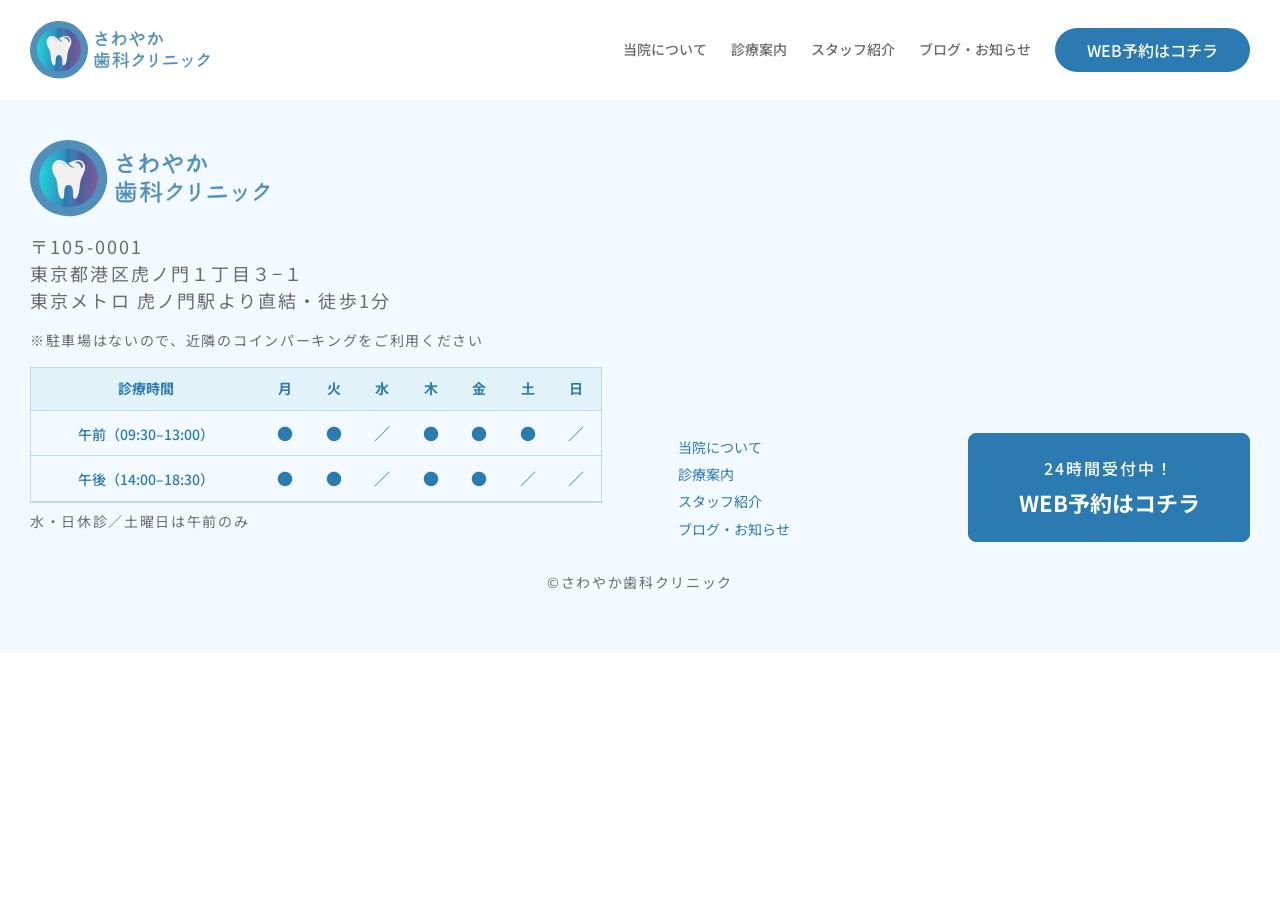
<file: webbooking.html>
<!DOCTYPE html>
<html lang="ja">

<head>
  <title>さわやか歯科クリニックについて</title>
  <meta charset="UTF-8">
  <meta name="description" content="地域の皆様が安心して通える、家族みんなのための歯科医院です。診療案内、診療時間やウェブ予約はこちらから。">
  <meta name="viewport" content="width=device-width, initial-scale=1.0">
  <link rel="stylesheet" href="CSS/reset.css">
  <link rel="stylesheet" href="CSS/common.css">
  <link rel="stylesheet" href="CSS/header.css">
  <link rel="stylesheet" href="CSS/footer.css">
  <link rel="preconnect" href="https://fonts.googleapis.com">
  <link rel="preconnect" href="https://fonts.gstatic.com" crossorigin>
  <link
    href="https://fonts.googleapis.com/css2?family=Inter:wght@400;500;700&amp;family=Noto+Sans+JP:wght@400;500;700&amp;family=Zen+Old+Mincho:wght@400;600;700&amp;display=swap"
    rel="stylesheet">
</head>

<body>
  <div class="container">

    <header class="header">
      <h1 class="header_logo">
        <a href="index.html"><img src="images/logo.svg" alt="さわやか歯科クリニック" width="248" height="80" ></a>
      </h1>
      <div class="header_nav">
        <ul>
          <li class="nav"><a href="about.html">当院について</a></li>
          <li class="nav"><a href="services.html">診療案内</a></li>
          <li class="nav"><a href="staff.html">スタッフ紹介</a></li>
          <li class="nav"><a href="information.html">ブログ・お知らせ</a></li>
          <li class="nav"><a href="webbooking.html">WEB予約はコチラ</a></li>
        </ul>
      </div>
    </header>

    <main>
    </main>

    <footer class="footer">
      <div class="footer_container">
        <div class="footer_left">
          <div class="footer_logo">
            <a href="index.html"><img src="images/logo.svg" alt="さわやか歯科クリニック" width="248" height="80" ></a>
          </div>
          <div class="footer_address">
            <p class="default_p">
              〒105-0001<br>
              東京都港区虎ノ門１丁目３−１<br>
              東京メトロ 虎ノ門駅より直結・徒歩1分</p>
            <p class="default_caption">※駐車場はないので、近隣のコインパーキングをご利用ください</p>
          </div>
          <div class="footer_table">
            <table class="hours_table">
              <thead>
                <tr>
                  <th scope="col">診療時間</th>
                  <th scope="col">月</th>
                  <th scope="col">火</th>
                  <th scope="col">水</th>
                  <th scope="col">木</th>
                  <th scope="col">金</th>
                  <th scope="col">土</th>
                  <th scope="col">日</th>
                </tr>
              </thead>
              <tbody>
                <tr>
                  <th scope="row">午前（09:30–13:00）</th>
                  <td>●</td>
                  <td>●</td>
                  <td>／</td>
                  <td>●</td>
                  <td>●</td>
                  <td>●</td>
                  <td>／</td>
                </tr>
                <tr>
                  <th scope="row">午後（14:00–18:30）</th>
                  <td>●</td>
                  <td>●</td>
                  <td>／</td>
                  <td>●</td>
                  <td>●</td>
                  <td>／</td>
                  <td>／</td>
                </tr>
              </tbody>
            </table>
          </div>
          <p class="default_caption">水・日休診／土曜日は午前のみ</p>
        </div>
        <div class="footer_right">
          <div class="access_map">
            <iframe
              src="https://www.google.com/maps/embed?pb=!1m18!1m12!1m3!1d3241.2845092152347!2d139.74706097506015!3d35.66999593059234!2m3!1f0!2f0!3f0!3m2!1i1024!2i768!4f13.1!3m3!1m2!1s0x60188b927c298fb3%3A0xea0b60b137153378!2z44CSMTA1LTAwMDEgVG9reW8sIE1pbmF0byBDaXR5LCBUb3Jhbm9tb24sIDEtY2jFjW1l4oiSMyDjgrDjg63jg7zjg5Djg6vjgrnjgq_jgqjjgqI!5e0!3m2!1sen!2sjp!4v1790082418079!5m2!1sen!2sjp"
              width="380" height="220" title="クリニックのアクセスマップ" style="border: 0;" loading="lazy" allowfullscreen
              referrerpolicy="strict-origin-when-cross-origin">
            </iframe>
          </div>
          <div class="footer_nav">
            <div class="nav">
              <ul>
                <li class="nav"><a href="about.html">当院について</a></li>
                <li class="nav"><a href="services.html">診療案内</a></li>
                <li class="nav"><a href="staff.html">スタッフ紹介</a></li>
                <li class="nav"><a href="information.html">ブログ・お知らせ</a></li>
              </ul>
              <div class="page_button">
                <a href="webbooking.html" class="button_link booking_button">
                  <span class="booking_button_caption">24時間受付中！</span>
                  <span class="booking_button_label">WEB予約はコチラ</span>
                </a>
              </div>
            </div>
          </div>
        </div>
      </div>
      <div class="copyright">
        <p class="default_caption">&copy;さわやか歯科クリニック</p>
      </div>
    </footer>
  </div>
</body>

</html>

  </div>
</body>
</file>
<file: CSS/common.css>
/* 共通の色と文字 */
:root {
  --blue: #2b7bb2;
  --pale-blue: #f2f9ff;
  --line: #bfdaee;
  --text: #6b6b6b;
}

body {
  width: 100%;
  margin-inline: auto;
  color: var(--text);
  background: #ffffff;
  font:
    15px/1.8 "Noto Sans JP",
    sans-serif;
}

.section {
  padding: 60px;
}

.concept_container {
  max-width: 1440px;
  margin-inline: auto;
  display: grid;
  grid-template-columns: repeat(2, minmax(0, 1fr));
  align-items: center;
  gap: clamp(40px, 7vw, 100px);
}

.concept_h2 {
  margin-bottom: 32px;
  color: var(--blue);
  font:
    700 clamp(24px, 2vw, 32px)/1.8 "Zen Old Mincho",
    Sanserif;
  letter-spacing: 0.04em;
}

.concept_image img {
  width: 100%;
  aspect-ratio: 5 / 3;
  object-fit: cover;
}

.default_h2 {
  margin-bottom: clamp(20px, 7vw, 40px);
  color: var(--blue);
  font-size: clamp(22px, 2.4vw, 28px);
  font-weight: 700;
  letter-spacing: 0.12em;
  line-height: 1.5;
  text-align: center;
}

.default_h3 {
  color: var(--blue);
  font-size: clamp(18px, 2.4vw, 22px);
  font-weight: 500;
  letter-spacing: 0.12em;
  line-height: 1.5;
  text-align: center;
}

.default_p {
  color: var(--text);
  font-size: clamp(14px, 2.4vw, 18px);
  font-weight: 400;
  letter-spacing: 0.12em;
  line-height: 1.5;
}

.default_caption {
  color: var(--text);
  font-size: clamp(12px, 2.4vw, 14px);
  font-weight: 400;
  letter-spacing: 0.12em;
  line-height: 1.5;
}

.page_button {
  margin-top: 50px;
  text-align: center;
}

.button_link {
  display: inline-flex;
  width: 240px;
  height: 64px;
  align-items: center;
  justify-content: center;
  padding: 8px 24px;
  border: 1px solid var(--blue);
  background: var(--pale-blue);
  border-radius: 999px;
  color: var(--blue);
  font-size: 16px;
  font-weight: 700;
  transition:
    background-color 0.2s,
    color 0.2s;
}

.button_link:hover {
  background: var(--blue);
  color: #ffffff;
}

img {
  display: block;
  max-width: 100%;
}

a {
  color: inherit;
  text-decoration: none;
}

a:focus-visible {
  outline: 3px solid var(--blue);
  outline-offset: 4px;
}

/* レスポンシブ 作成中
@media (max-width: 900px) {
  .section {
    padding-block: 75px;
  }
}

@media (max-width: 700px) {
  .section {
    width: min(100% - 32px, 520px);
    padding-block: 64px;
  }
  .concept_container {
    grid-template-columns: 1fr;
    gap: 30px;
  }
  .concept_h2 {
    font-size: 22px;
  }
  .concept_image {
    max-width: 440px;
    margin-inline: auto;
  }
}

@media (max-width: 390px) {
  .concept_h2 br {
    display: none;
  }
}
*/
</file>
<file: CSS/header.css>
/* ヘッダー */
.header {
  min-height: 100px;
  padding: 0 2em;
  display: flex;
  align-items: center;
  justify-content: space-between;
}

.header_logo {
  width: 180px;
  height: auto;
}

.header_nav ul {
  display: flex;
  align-items: center;
  gap: clamp(16px, 2.1vw, 24px);
}

.header_nav a {
  display: block;
  color: var(--text);
  font-size: 14px;
  font-weight: 500;
  white-space: nowrap;
  transition:
    color 0.2s,
    background-color 0.2s;
}

.header_nav a:hover {
  color: var(--blue);
  text-decoration: underline;
  text-decoration-color: var(--blue);
  text-decoration-thickness: 1px;
}

.header_nav li:last-child a {
  padding: 8px 32px;
  border-radius: 999px;
  background: var(--blue);
  font-size: 16px;
  color: #fff;
}

.header_nav li:last-child a:hover {
  border: 1px solid var(--blue);
  background: var(--pale-blue);
  color: var(--blue);
  text-decoration: none;
}

/* レスポンシブ 作成中
@media (max-width: 900px) {
  .header {
    min-height: 82px;
  }
  .header_logo img {
    width: 150px;
  }
  .header_nav ul {
    gap: 12px;
  }
  .header_nav a {
    font-size: 11px;
  }
  .header_nav li:last-child a {
    padding: 8px 12px;
  }
}

@media (max-width: 700px) {
  .header {
    width: min(100% - 32px, 520px);
    display: block;
    padding-block: 18px 14px;
  }
  .header_logo img {
    width: 160px;
  }
  .header_nav {
    margin-top: 18px;
    overflow-x: auto;
  }
  .header_nav ul {
    width: max-content;
    padding-bottom: 4px;
  }
  .header_nav a {
    font-size: 12px;
  }
}
*/
</file>
<file: CSS/about.css>
/* 当院について */
.about {
  overflow: hidden;
  background: #ffffff;
}

/* ページタイトル */
.about .page_title {
  position: relative;
  display: grid;
  min-height: clamp(240px, 25vw, 400px);
  place-items: center;
  overflow: hidden;
  background: #ffffff;
}

.about .page_title_text {
  position: absolute;
  color: var(--blue);
  font:
    700 clamp(24px, 3vw, 40px)/1.5 "Zen Old Mincho",
    serif;
  letter-spacing: 0.12em;
}

.about .page_title img {
  width: 100%;
  height: clamp(220px, 25vw, 360px);
  opacity: 0.2;
  object-fit: cover;
  object-position: center 50%;
}

/* 大切にしていること */
.about .commitment_section {
  margin-inline: auto;
  padding: clamp(56px, 7vw, 88px) clamp(24px, 7vw, 96px);
  background: var(--pale-blue);
}

.about .commitment_container {
  max-width: 960px;
  margin-inline: auto;
}

.about .commitment_lead {
  text-align: center;
}

.about .commitment_list {
  display: grid;
  gap: 80px;
  margin-top: 48px;
}

.about .commitment_item {
  display: grid;
  grid-template-columns: 220px minmax(0, 1fr);
  align-items: center;
  gap: clamp(40px, 5vw, 64px);
}

.about .commitment_image img {
  width: min(100%, 200px);
  height: min(100%, 200px);
  aspect-ratio: 1;
}

.about .default_h3 {
  text-align: left;
  padding-bottom: 1em;
}

/* 当院の特徴 */
.about .features_container {
  margin-inline: auto;
}

.about .features_list {
  margin-top: 72px;
  display: grid;
  gap: 72px;
}

.about .features_item {
  min-width: min(100%, 960px);
  margin: 0 auto 20px;
}

.about .features_item h3 {
  margin: 0 auto 20px;
  border-bottom: 1px solid var(--line);
  color: var(--text);
  text-align: center;
}

.about .features_item .default_p {
  text-align: center;
}

.about .features_gallery {
  display: grid;
  grid-template-columns: repeat(3, minmax(0, 1fr));
  gap: 8px;
  margin-top: clamp(56px, 7vw, 88px);
}

.about .features_gallery img {
  width: 100%;
  height: clamp(180px, 20vw, 560px);
  object-fit: cover;
}


/* @media (max-width: 900px) {
  .about .concept_container {
    grid-template-columns: minmax(0, 1fr) minmax(280px, 0.8fr);
    gap: 36px;
  }

  .about .concept_h2 br {
    display: none;
  }

  .about .commitment_item {
    grid-template-columns: 180px minmax(0, 1fr);
  }
}

@media (max-width: 700px) {
  .about .page_title,
  .about .page_title img {
    min-height: 180px;
    height: 180px;
  }

  .about .section {
    width: 100%;
    padding: 48px 20px 64px;
  }

  .about .concept_container {
    grid-template-columns: 1fr;
    gap: 32px;
  }

  .about .concept_h2 {
    font-size: 22px;
  }

  .about .concept_image {
    width: min(100%, 520px);
    margin-inline: auto;
  }

  .about .commitment_section {
    width: min(100% - 32px, 620px);
    padding: 48px 24px;
    border-radius: 24px;
  }

  .about .commitment_item {
    grid-template-columns: 140px minmax(0, 1fr);
    gap: 24px;
  }

  .about .features_container {
    width: min(100% - 40px, 620px);
  }

  .about .features_item .default_p br {
    display: none;
  }

  .about .features_gallery {
    grid-template-columns: 1fr;
    gap: 8px;
  }

  .about .features_gallery img {
    height: min(64vw, 360px);
  }
}

@media (max-width: 390px) {
  .about .page_title_text {
    font-size: 22px;
  }

  .about .section {
    padding-inline: 16px;
  }

  .about .commitment_item {
    grid-template-columns: 1fr;
    gap: 18px;
  }

  .about .commitment_image {
    width: min(100%, 240px);
    margin-inline: auto;
  }

  .about .commitment_text {
    text-align: center;
  }
} */
</file>
<file: CSS/footer.css>
/* フッター */
.footer {
  padding: 40px 2em;
  background: var(--pale-blue);
}

.footer_container {
  max-width: 1440px;
  margin-inline: auto;
  display: grid;
  grid-template-columns: repeat(2, minmax(0, 1fr));
  gap: clamp(40px, 6vw, 80px);
}

.footer_logo img {
  width: 240px;
  height: auto;
}

.footer_address {
  margin-top: 16px;
  display: flex;
  flex-direction: column;
  gap: 8px;
}

.footer_table {
  margin-top: 16px;
  border: 1px solid var(--line);
}

.hours_table {
  width: 100%;
  color: var(--blue);
  font-size: 14px;
  text-align: center;
  white-space: nowrap;
}

.hours_table th,
.hours_table td {
  padding: 8px 8px;
  border-bottom: 1px solid var(--line);
}

.hours_table thead th {
  background: #e1f2f9;
  font-weight: 700;
}

.hours_table tbody th {
  font-weight: 500;
  text-align: center;
}

.hours_table td {
  font-size: 16px;
}

.footer_container .default_caption {
  margin-top: 8px;
}

.access_map iframe {
  width: 100%;
  height: 270px;
}

.footer_nav > .nav {
  display: grid;
  grid-template-columns: repeat(2, minmax(0, 1fr));
  gap: 8px;
}

.footer_nav > .nav ul {
  margin-top: 16px;
  gap: 8px 24px;
}

.footer_nav > .nav li a {
  color: var(--blue);
  font-size: 14px;
}

.footer_nav a:hover {
  color: var(--blue);
  text-decoration: underline;
  text-decoration-color: var(--blue);
  text-decoration-thickness: 1px;
}

.footer_nav > .nav .page_button {
  margin: 16px 0 0;
  text-align: center;
}

.footer_nav > .nav .button_link {
  display: flex;
  flex-direction: column;
  align-items: center;
  padding: auto 0;
  text-align: center;
  width: 100%;
  height: 100%;
  border-radius: 8px;
  background: var(--blue);
  color: #ffffff;
  gap: 8px;
}

.booking_button_caption {
  font-size: 16px;
  letter-spacing: 0.12em;
  font-weight: 500;
  line-height: 1.4;
}

.booking_button_label {
  font-size: 22px;
  font-weight: 700;
  line-height: 1.4;
}

.footer_nav > .nav .button_link:hover {
  background: #ffffff;
  border: 1px solid var(--blue);
  text-decoration: none;
  color: var(--blue);
}

.copyright {
  padding-block: 30px 20px;
  text-align: center;
}

/* レスポンシブ 作成中
@media (max-width: 900px) {
  .footer_container {
    gap: 30px;
  }
  .hours_table {
    font-size: 11px;
  }
}

@media (max-width: 700px) {
  .footer_container,
  .copyright {
    width: min(100% - 32px, 520px);
  }
  .footer {
    padding-top: 55px;
  }
  .footer_container {
    grid-template-columns: 1fr;
    gap: 45px;
  }
  .footer_logo img {
    width: 220px;
  }
  .copyright {
    text-align: left;
  }
}

@media (max-width: 390px) {
  .hours_container {
    overflow-x: auto;
  }
  .hours_table {
    min-width: 350px;
  }
}
*/
</file>
<file: CSS/services.css>
/* 診療案内 */
.service {
  overflow: hidden;
  background: #ffffff;
}

/* ページタイトル */
.service .page_title {
  position: relative;
  display: grid;
  min-height: clamp(240px, 25vw, 400px);
  place-items: center;
  overflow: hidden;
  background: #ffffff;
}

.service .page_title_text {
  position: absolute;
  color: var(--blue);
  font:
    700 clamp(24px, 3vw, 40px)/1.5 "Zen Old Mincho",
    serif;
  letter-spacing: 0.12em;
}

.service .page_title img {
  width: 100%;
  height: clamp(220px, 25vw, 360px);
  opacity: 0.2;
  object-fit: cover;
  object-position: center 80%;
}

/* 診療内容 */
.service .service_section {
  padding: clamp(64px, 8vw, 104px) clamp(20px, 5vw, 64px);
}

.service .service_container {
  max-width: 1440px;
  margin-inline: auto;
}

.service .service_lead,
.service .service_note {
  text-align: center;
}

.service .service_list {
  display: grid;
  gap: 40px;
  margin-top: clamp(40px, 6vw, 64px);
}

.service .service_item {
  display: grid;
  grid-template-columns: 240px minmax(0, 1fr);
  align-items: center;
  gap: clamp(32px, 4vw, 72px);
  padding: clamp(32px, 4vw, 48px);
  background: var(--pale-blue);
  border-radius: 24px;
}

.service .service_image {
  overflow: hidden;
  border-radius: 50%;
}

.service .service_image img {
  width: min(100%, 300px);
  height: min(100%, 300px );
  aspect-ratio: 1;
  object-fit: cover;
}

.service .service_text h2 {
  margin-bottom: 24px;
  color: var(--blue);
  font-size: clamp(16px, 2vw, 24px);
  font-weight: 700;
  letter-spacing: 0.1em;
}

.service .service_text li {
  font-size: clamp(12px, 1.2vw, 18px);
  line-height: 1.6;
}

.service .service_text ul {
  margin-top: 16px;
  padding-left: 1.4em;
  list-style: disc;
}

.service .service_note {
  margin-top: clamp(40px, 6vw, 72px);
}

/* @media (max-width: 900px) {
  .service .service_item {
    grid-template-columns: 190px minmax(0, 1fr);
    gap: 32px;
  }
}

@media (max-width: 700px) {
  .service .page_title,
  .service .page_title img {
    min-height: 180px;
    height: 180px;
  }

  .service .service_section {
    padding: 52px 16px 72px;
  }

  .service .service_lead br,
  .service .service_note br {
    display: none;
  }

  .service .service_list {
    gap: 24px;
  }

  .service .service_item {
    grid-template-columns: 150px minmax(0, 1fr);
    gap: 24px;
    padding: 28px 24px;
  }
}

@media (max-width: 520px) {
  .service .service_item {
    grid-template-columns: 1fr;
  }

  .service .service_image {
    width: min(68vw, 240px);
    margin-inline: auto;
  }

  .service .service_text h2 {
    text-align: center;
  }
}

@media (max-width: 390px) {
  .service .page_title_text {
    font-size: 22px;
  }

  .service .service_item {
    padding-inline: 20px;
  }
} */
</file>
<file: CSS/staff.css>
/* スタッフ紹介 */
.staff {
  overflow: hidden;
  background: #ffffff;
}

/* ページタイトル */
.staff .page_title {
  position: relative;
  display: grid;
  min-height: clamp(240px, 25vw, 400px);
  place-items: center;
  overflow: hidden;
  background: #ffffff;
}

.staff .page_title_text {
  position: absolute;
  color: var(--blue);
  font:
    700 clamp(24px, 3vw, 40px)/1.5 "Zen Old Mincho",
    serif;
  letter-spacing: 0.12em;
}

.staff .page_title img {
  width: 100%;
  height: clamp(220px, 25vw, 360px);
  opacity: 0.2;
  object-fit: cover;
  object-position: center 55%;
}

/* スタッフ一覧 */
.staff .staff_section {
  padding: clamp(64px, 8vw, 104px) clamp(20px, 5vw, 64px);
}

.staff .staff_container {
  max-width: 1440px;
  margin-inline: auto;
}

.staff .staff_lead {
  text-align: center;
}

.staff .staff_item_left {
  display: grid;
  grid-template-columns: 300px minmax(0, 1fr);
  align-items: center;
  gap: clamp(40px, 7vw, 88px);
  padding: clamp(52px, 7vw, 80px) 28px;
  border-bottom: 1px solid var(--line);
}

.staff .staff_item_right {
  display: grid;
  grid-template-columns: minmax(0, 1fr) 300px;
  align-items: center;
  gap: clamp(40px, 7vw, 88px);
  padding: clamp(52px, 7vw, 80px) 28px;
  border-bottom: 1px solid var(--line);
}

.staff .staff_item_right figure {
  order: 2;
}

.staff .staff_item_right .staff_text {
  order: 1;
}

.staff .staff_list > :last-child {
  border-bottom: none;
}

.staff .staff_image {
  overflow: hidden;
  border-radius: 50%;
}

.staff .staff_image img {
  width: min(100%, 300px);
  height: min(100%, 300px);
  aspect-ratio: 1;
}

.staff .staff_text h2 {
  margin-bottom: 22px;
  text-align: left;
}

.staff .staff_profile {
  margin-top: 24px;
}

.staff .staff_profile > div {
  display: flex;
}

.staff .staff_profile dt {
  color: var(--text);
  font-size: clamp(10px, 2.4vw, 16px);
  font-weight: 400;
  letter-spacing: 0.12em;
  line-height: 1.5;
}

.staff .staff_profile dd {
  color: var(--text);
  font-size: clamp(10px, 2.4vw, 16px);
  font-weight: 400;
  letter-spacing: 0.12em;
  line-height: 1.5;
}

.staff .staff_profile dt::after {
  content: "：";
}

/* @media (max-width: 900px) {
  .staff .staff_item_left {
    grid-template-columns: 190px minmax(0, 1fr);
    gap: 40px;
    padding-inline: 12px;
  }

  .staff .staff_item_right {
    grid-template-columns: minmax(0, 1fr) 190px;
    gap: 40px;
    padding-inline: 12px;
  }
}

@media (max-width: 700px) {
  .staff .page_title,
  .staff .page_title img {
    min-height: 180px;
    height: 180px;
  }

  .staff .staff_section {
    padding: 52px 20px 72px;
  }

  .staff .staff_lead br {
    display: none;
  }

  .staff .staff_item_left {
    grid-template-columns: 150px minmax(0, 1fr);
    gap: 28px;
  }

  .staff .staff_item_right {
    grid-template-columns: minmax(0, 1fr) 150px;
    gap: 28px;
  }
}

@media (max-width: 520px) {
  .staff .staff_item_left,
  .staff .staff_item_right {
    grid-template-columns: 1fr;
  }

  .staff .staff_item_left .staff_image,
  .staff .staff_item_right .staff_image {
    width: min(68vw, 240px);
    margin-inline: auto;
    order: 1;
  }

  .staff .staff_item_left .staff_text,
  .staff .staff_item_right .staff_text {
    order: 2;
  }

  .staff .staff_text h2 {
    text-align: center;
  }
}

@media (max-width: 390px) {
  .staff .page_title_text {
    font-size: 22px;
  }

  .staff .staff_section {
    padding-inline: 16px;
  }
} */
</file>
